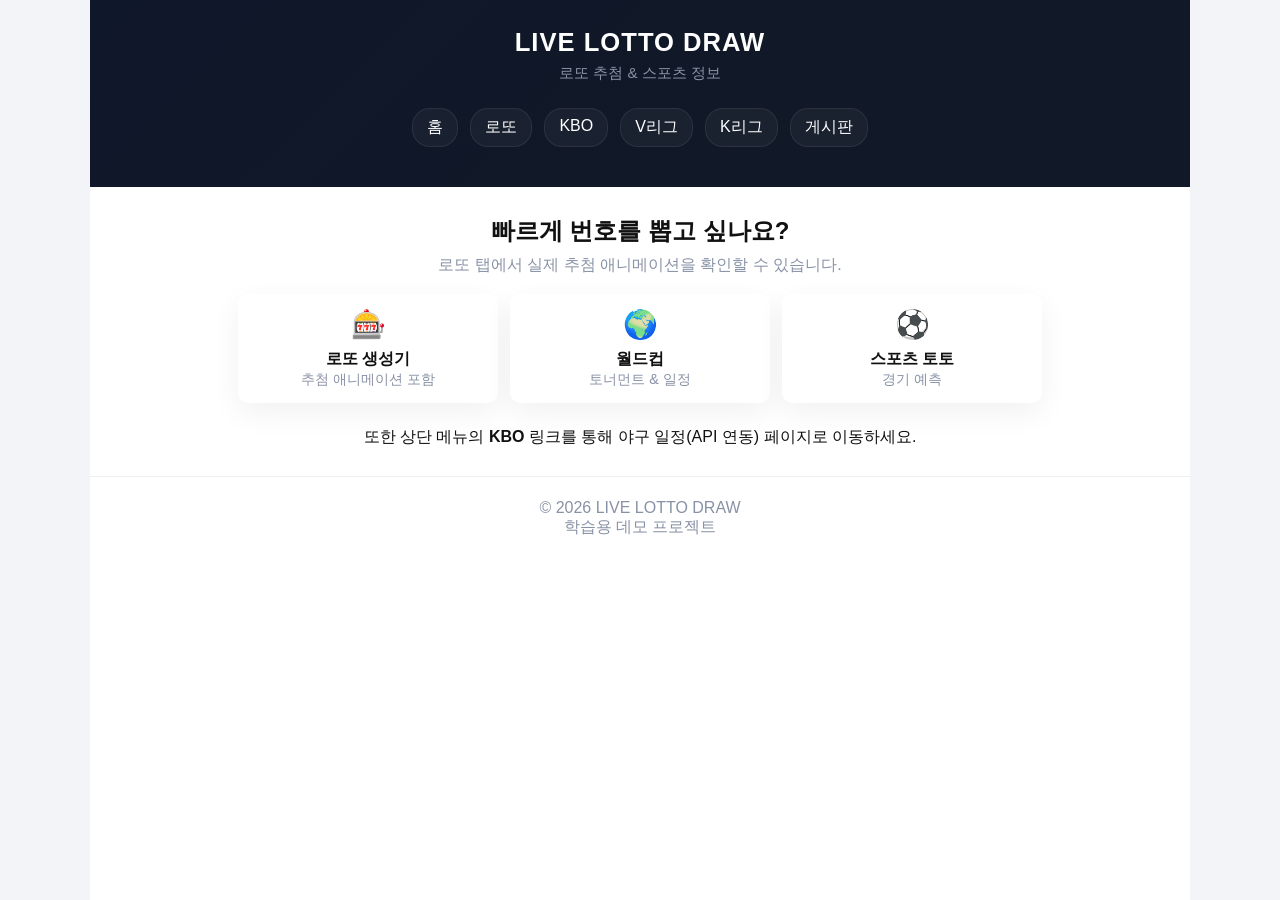
<file: frontend/index.html>
<!DOCTYPE html>
<html lang="ko">
<head>
    <meta charset="UTF-8">
    <meta name="viewport" content="width=device-width, initial-scale=1.0">
    <title>LIVE LOTTO DRAW</title>
    <link rel="stylesheet" href="css/style.css">
    <meta name="description" content="실시간 로또 추첨기와 스포츠 정보를 제공하는 간단한 데모 사이트입니다.">
</head>
<body>
    <div class="container">
        <header class="site-hero">
            <div class="hero-inner">
                <div class="brand">
                    <h1>LIVE LOTTO DRAW</h1>
                    <p class="tag">로또 추첨 & 스포츠 정보</p>
                </div>
            </div>
            <nav class="menu">
                <a href="/">홈</a>
                <a href="/lotto">로또</a>
                <a href="/kbo">KBO</a>
                <a href="/vleague">V리그</a>
                <a href="/kleague">K리그</a>
                <a href="/board">게시판</a>
            </nav>
        </header>

        <main>
            <section style="max-width:1100px; margin:28px auto; text-align:center;">
                <h2>빠르게 번호를 뽑고 싶나요?</h2>
                <p style="color:var(--muted); margin:8px 0 18px;">로또 탭에서 실제 추첨 애니메이션을 확인할 수 있습니다.</p>
                <div style="display:flex; gap:12px; justify-content:center; flex-wrap:wrap; margin-bottom:24px;">
                    <a class="category-card" href="/lotto">
                        <div class="icon">🎰</div>
                        <div class="title">로또 생성기</div>
                        <div class="muted">추첨 애니메이션 포함</div>
                    </a>
                    <a class="category-card" href="/world-cup">
                        <div class="icon">🌍</div>
                        <div class="title">월드컵</div>
                        <div class="muted">토너먼트 & 일정</div>
                    </a>
                    <a class="category-card" href="/toto">
                        <div class="icon">⚽</div>
                        <div class="title">스포츠 토토</div>
                        <div class="muted">경기 예측</div>
                    </a>
                </div>

                <p style="margin-top:12px;">또한 상단 메뉴의 <strong>KBO</strong> 링크를 통해 야구 일정(API 연동) 페이지로 이동하세요.</p>
            </section>
        </main>

        <footer class="site-footer">
            <div>© 2026 LIVE LOTTO DRAW</div>
            <div class="small">학습용 데모 프로젝트</div>
        </footer>
    </div>

</body>
</html>
</file>
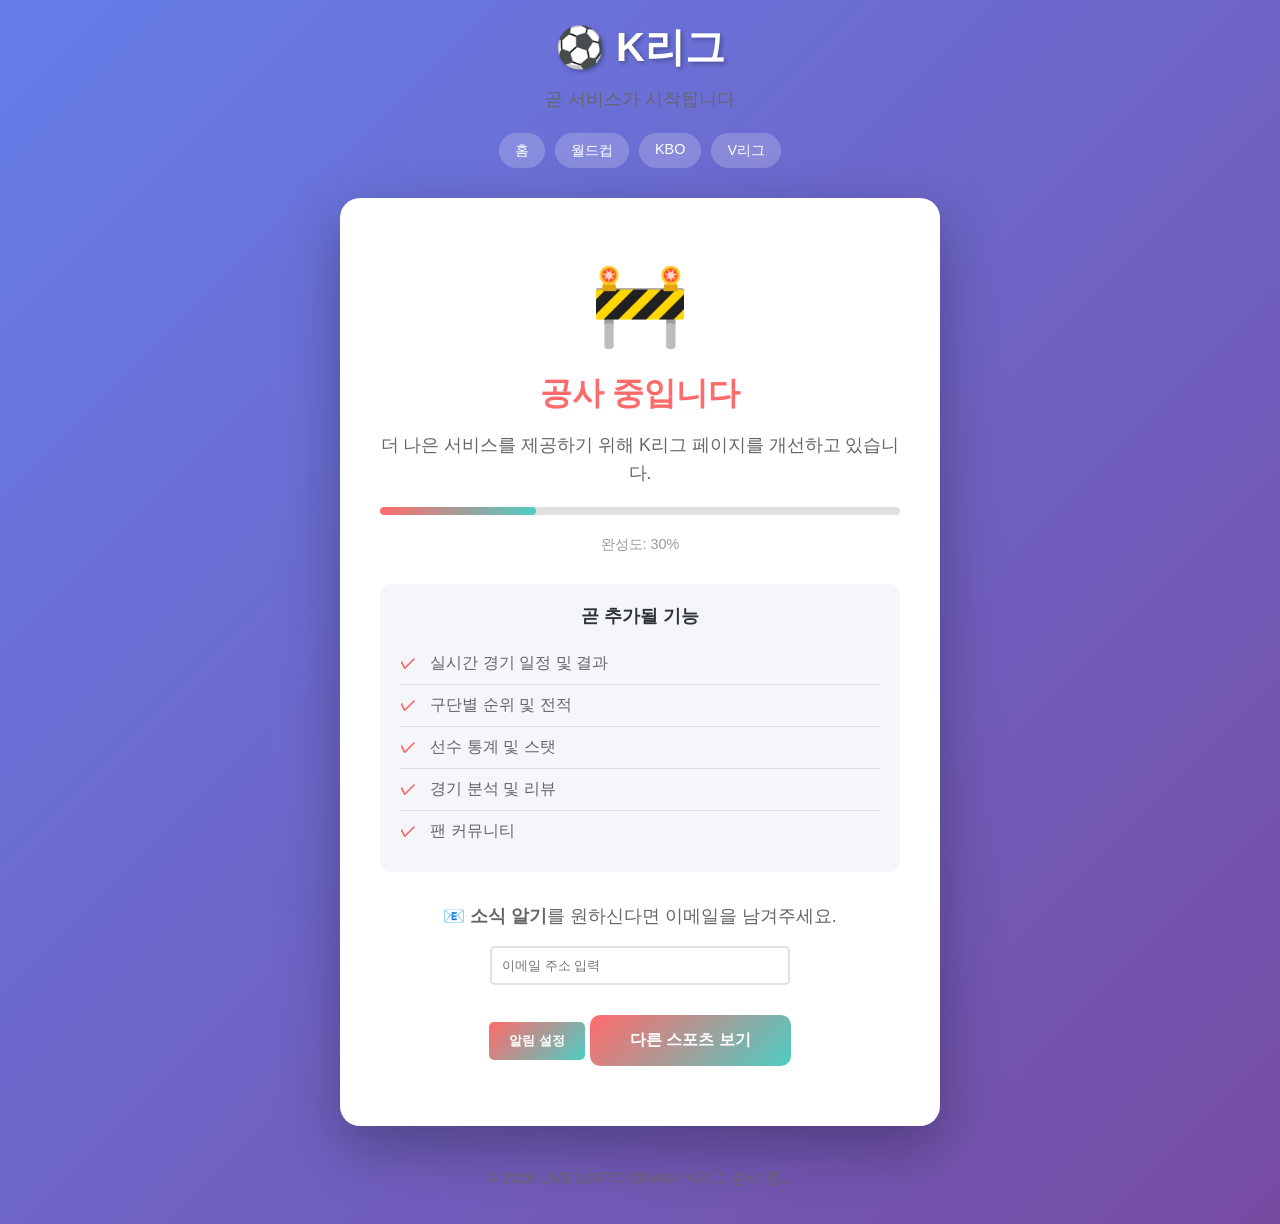
<file: frontend/kleague.html>
<!DOCTYPE html>
<html lang="ko">
<head>
    <meta charset="UTF-8">
    <meta name="viewport" content="width=device-width, initial-scale=1.0">
    <title>K리그 - LIVE LOTTO DRAW</title>
    <style>
        :root {
            --primary: #FF6B6B;
            --secondary: #4ECDC4;
            --dark: #2D3436;
            --light: #F5F6FA;
            --white: #FFFFFF;
        }

        * {
            margin: 0;
            padding: 0;
            box-sizing: border-box;
        }

        body {
            font-family: 'Segoe UI', Tahoma, Geneva, Verdana, sans-serif;
            background: linear-gradient(135deg, #667eea 0%, #764ba2 100%);
            min-height: 100vh;
            display: flex;
            align-items: center;
            justify-content: center;
            padding: 20px;
        }

        .container {
            width: 100%;
            max-width: 600px;
            text-align: center;
        }

        header {
            color: white;
            margin-bottom: 30px;
        }

        header h1 {
            font-size: 2.5em;
            margin-bottom: 10px;
            text-shadow: 2px 2px 4px rgba(0, 0, 0, 0.3);
        }

        header p {
            font-size: 1.1em;
            opacity: 0.9;
            margin-bottom: 20px;
        }

        nav.menu {
            display: flex;
            justify-content: center;
            gap: 10px;
            margin-bottom: 20px;
            flex-wrap: wrap;
        }

        nav.menu a {
            background: rgba(255, 255, 255, 0.2);
            color: white;
            padding: 8px 16px;
            border-radius: 20px;
            text-decoration: none;
            font-size: 0.9em;
            transition: all 0.3s;
            font-weight: 500;
        }

        nav.menu a:hover {
            background: rgba(255, 255, 255, 0.3);
            transform: translateY(-2px);
        }

        main {
            background: white;
            border-radius: 20px;
            padding: 60px 40px;
            box-shadow: 0 20px 60px rgba(0, 0, 0, 0.3);
        }

        .construction-icon {
            font-size: 5em;
            margin-bottom: 20px;
            animation: bounce 2s infinite;
        }

        @keyframes bounce {
            0%, 100% {
                transform: translateY(0);
            }
            50% {
                transform: translateY(-20px);
            }
        }

        h2 {
            color: var(--primary);
            font-size: 2em;
            margin-bottom: 15px;
        }

        p {
            color: #666;
            font-size: 1.1em;
            margin-bottom: 15px;
            line-height: 1.6;
        }

        .feature-list {
            background: var(--light);
            padding: 20px;
            border-radius: 10px;
            margin: 30px 0;
            text-align: left;
        }

        .feature-list h3 {
            color: var(--dark);
            margin-bottom: 15px;
            text-align: center;
            font-size: 1.1em;
        }

        .feature-list ul {
            list-style: none;
            padding: 0;
        }

        .feature-list li {
            padding: 10px 0;
            color: #666;
            border-bottom: 1px solid #ddd;
        }

        .feature-list li:last-child {
            border-bottom: none;
        }

        .feature-list li::before {
            content: "✓ ";
            color: var(--primary);
            font-weight: bold;
            margin-right: 10px;
        }

        .progress-bar {
            background: #e0e0e0;
            height: 8px;
            border-radius: 10px;
            margin: 20px 0;
            overflow: hidden;
        }

        .progress-fill {
            background: linear-gradient(90deg, var(--primary), var(--secondary));
            height: 100%;
            width: 30%;
            border-radius: 10px;
        }

        .progress-text {
            color: #999;
            font-size: 0.9em;
            margin-bottom: 20px;
        }

        .cta-button {
            display: inline-block;
            background: linear-gradient(135deg, var(--primary), var(--secondary));
            color: white;
            padding: 15px 40px;
            border-radius: 10px;
            text-decoration: none;
            font-weight: 600;
            transition: all 0.3s;
            margin-top: 20px;
        }

        .cta-button:hover {
            transform: translateY(-3px);
            box-shadow: 0 10px 25px rgba(0, 0, 0, 0.2);
        }

        footer {
            text-align: center;
            margin-top: 40px;
            color: white;
            font-size: 0.85em;
        }

        @media (max-width: 600px) {
            main {
                padding: 40px 20px;
            }

            header h1 {
                font-size: 1.8em;
            }

            .construction-icon {
                font-size: 3.5em;
            }

            h2 {
                font-size: 1.5em;
            }
        }
    </style>
</head>
<body>
    <div class="container">
        <header>
            <h1>⚽ K리그</h1>
            <p>곧 서비스가 시작됩니다</p>
            <nav class="menu">
                <a href="/">홈</a>
                <a href="/world-cup">월드컵</a>
                <a href="/kbo">KBO</a>
                <a href="/vleague">V리그</a>
            </nav>
        </header>

        <main>
            <div class="construction-icon">🚧</div>
            <h2>공사 중입니다</h2>
            <p>더 나은 서비스를 제공하기 위해 K리그 페이지를 개선하고 있습니다.</p>

            <div class="progress-bar">
                <div class="progress-fill"></div>
            </div>
            <div class="progress-text">완성도: 30%</div>

            <div class="feature-list">
                <h3>곧 추가될 기능</h3>
                <ul>
                    <li>실시간 경기 일정 및 결과</li>
                    <li>구단별 순위 및 전적</li>
                    <li>선수 통계 및 스탯</li>
                    <li>경기 분석 및 리뷰</li>
                    <li>팬 커뮤니티</li>
                </ul>
            </div>

            <p>📧 <strong>소식 알기</strong>를 원하신다면 이메일을 남겨주세요.</p>
            <input type="email" placeholder="이메일 주소 입력" style="padding: 10px; border: 2px solid #e0e0e0; border-radius: 5px; width: 100%; max-width: 300px; margin-bottom: 10px;">
            <br>
            <button style="background: linear-gradient(135deg, #FF6B6B, #4ECDC4); color: white; border: none; padding: 10px 20px; border-radius: 5px; cursor: pointer; font-weight: 600;">알림 설정</button>

            <a href="/kbo" class="cta-button">다른 스포츠 보기</a>
        </main>

        <footer>
            <p>© 2026 LIVE LOTTO DRAW | K리그 준비 중...</p>
        </footer>
    </div>
</body>
</html>
</file>
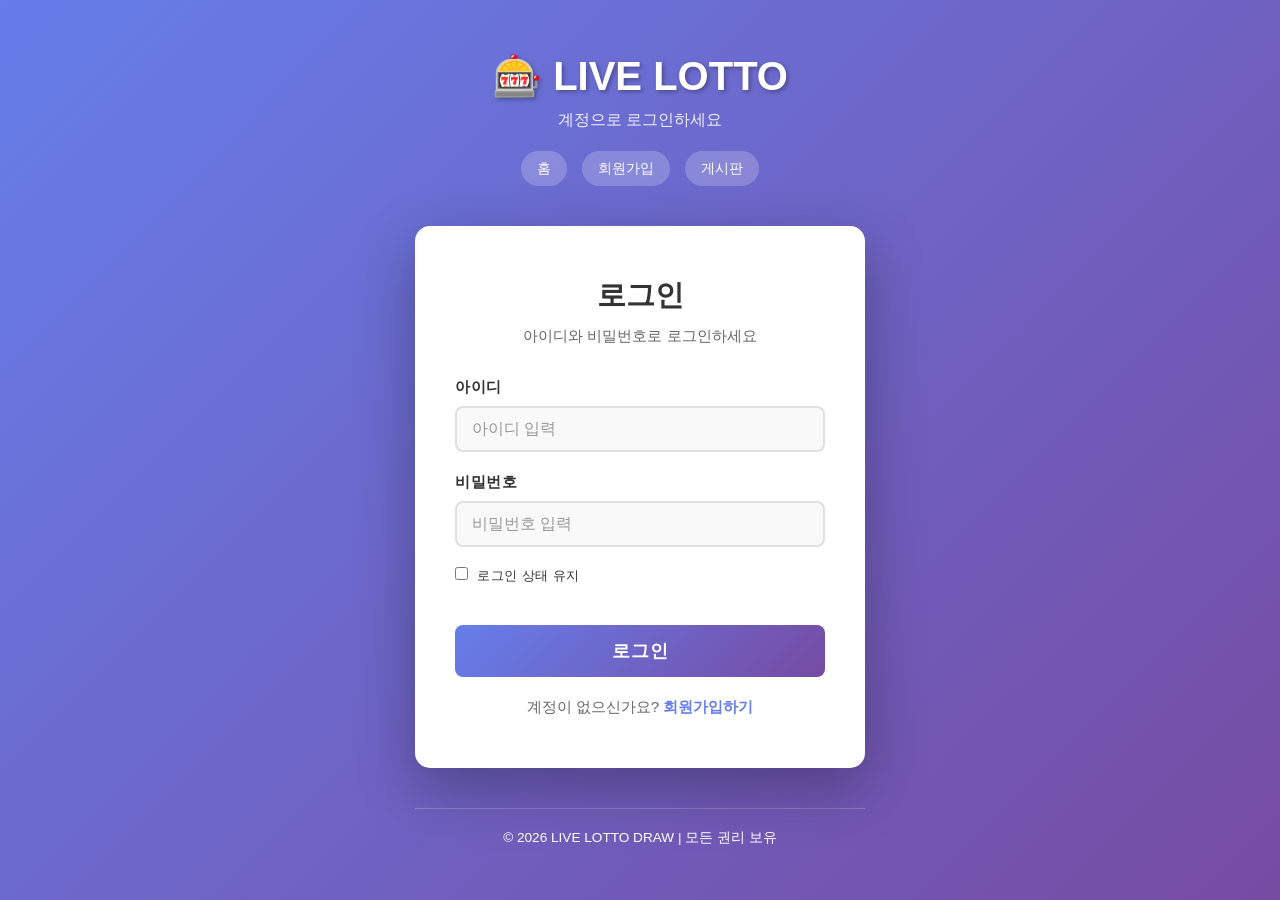
<file: frontend/login.html>
<!DOCTYPE html>
<html lang="ko">
<head>
    <meta charset="UTF-8">
    <meta name="viewport" content="width=device-width, initial-scale=1.0">
    <title>로그인 - LIVE LOTTO DRAW</title>
    <style>
        * {
            margin: 0;
            padding: 0;
            box-sizing: border-box;
        }

        body {
            font-family: 'Segoe UI', Tahoma, Geneva, Verdana, sans-serif;
            background: linear-gradient(135deg, #667eea 0%, #764ba2 100%);
            min-height: 100vh;
            display: flex;
            align-items: center;
            justify-content: center;
            padding: 20px;
        }

        .container {
            width: 100%;
            max-width: 450px;
        }

        header {
            text-align: center;
            margin-bottom: 40px;
            color: white;
        }

        header h1 {
            font-size: 2.5em;
            margin-bottom: 10px;
            text-shadow: 2px 2px 4px rgba(0, 0, 0, 0.3);
        }

        header p {
            font-size: 1em;
            opacity: 0.9;
            margin-bottom: 20px;
        }

        nav.menu {
            display: flex;
            justify-content: center;
            gap: 15px;
            margin-bottom: 30px;
            flex-wrap: wrap;
        }

        nav.menu a {
            background: rgba(255, 255, 255, 0.2);
            color: white;
            padding: 8px 16px;
            border-radius: 20px;
            text-decoration: none;
            font-size: 0.9em;
            transition: all 0.3s;
            font-weight: 500;
        }

        nav.menu a:hover {
            background: rgba(255, 255, 255, 0.3);
            transform: translateY(-2px);
        }

        main {
            display: flex;
            justify-content: center;
            align-items: center;
        }

        .auth-container {
            background: white;
            border-radius: 15px;
            padding: 50px 40px;
            box-shadow: 0 20px 60px rgba(0, 0, 0, 0.3);
            width: 100%;
        }

        .auth-container h2 {
            text-align: center;
            color: #333;
            margin-bottom: 10px;
            font-size: 1.8em;
        }

        .auth-container > p {
            text-align: center;
            color: #666;
            margin-bottom: 30px;
            font-size: 0.95em;
        }

        form {
            display: flex;
            flex-direction: column;
            gap: 20px;
        }

        .form-group {
            display: flex;
            flex-direction: column;
            gap: 8px;
        }

        label {
            color: #333;
            font-weight: 600;
            font-size: 0.95em;
            text-transform: uppercase;
            letter-spacing: 0.5px;
        }

        input[type="text"],
        input[type="password"] {
            padding: 12px 15px;
            border: 2px solid #e0e0e0;
            border-radius: 8px;
            font-size: 1em;
            transition: all 0.3s;
            background: #f9f9f9;
        }

        input[type="text"]:focus,
        input[type="password"]:focus {
            outline: none;
            border-color: #667eea;
            background: white;
            box-shadow: 0 0 0 3px rgba(102, 126, 234, 0.1);
        }

        input::placeholder {
            color: #999;
        }

        .remember-forgot {
            display: flex;
            justify-content: space-between;
            align-items: center;
            font-size: 0.9em;
            margin-bottom: 10px;
        }

        .remember-forgot a {
            color: #667eea;
            text-decoration: none;
            transition: all 0.3s;
        }

        .remember-forgot a:hover {
            text-decoration: underline;
        }

        button[type="submit"] {
            padding: 14px;
            background: linear-gradient(135deg, #667eea 0%, #764ba2 100%);
            color: white;
            border: none;
            border-radius: 8px;
            font-size: 1.1em;
            font-weight: 600;
            cursor: pointer;
            transition: all 0.3s;
            text-transform: uppercase;
            letter-spacing: 1px;
            margin-top: 10px;
        }

        button[type="submit"]:hover {
            transform: translateY(-2px);
            box-shadow: 0 10px 25px rgba(102, 126, 234, 0.4);
        }

        button[type="submit"]:active {
            transform: translateY(0);
        }

        .message {
            padding: 12px;
            border-radius: 8px;
            text-align: center;
            font-weight: 500;
            margin-top: 10px;
        }

        .message.error {
            background: #ffe0e0;
            color: #d32f2f;
            border-left: 4px solid #d32f2f;
        }

        .message.success {
            background: #e0f2e0;
            color: #1b5e20;
            border-left: 4px solid #1b5e20;
        }

        .auth-link {
            text-align: center;
            margin-top: 20px;
            color: #666;
            font-size: 0.95em;
        }

        .auth-link a {
            color: #667eea;
            text-decoration: none;
            font-weight: 600;
            transition: all 0.3s;
        }

        .auth-link a:hover {
            text-decoration: underline;
            color: #764ba2;
        }

        footer {
            text-align: center;
            margin-top: 40px;
            padding-top: 20px;
            border-top: 1px solid rgba(255, 255, 255, 0.2);
            color: white;
            font-size: 0.85em;
        }

        .loading {
            display: none;
            text-align: center;
            color: #667eea;
            margin-top: 10px;
        }

        .spinner {
            display: inline-block;
            width: 20px;
            height: 20px;
            border: 3px solid rgba(102, 126, 234, 0.3);
            border-top-color: #667eea;
            border-radius: 50%;
            animation: spin 1s linear infinite;
        }

        @keyframes spin {
            to { transform: rotate(360deg); }
        }

        @media (max-width: 480px) {
            .auth-container {
                padding: 30px 20px;
            }

            header h1 {
                font-size: 2em;
            }

            button[type="submit"] {
                font-size: 1em;
            }
        }
    </style>
</head>
<body>
    <div class="container">
        <header>
            <h1>🎰 LIVE LOTTO</h1>
            <p>계정으로 로그인하세요</p>
            <nav class="menu">
                <a href="/">홈</a>
                <a href="/signup">회원가입</a>
                <a href="/board">게시판</a>
            </nav>
        </header>

        <main>
            <section class="auth-container">
                <h2>로그인</h2>
                <p>아이디와 비밀번호로 로그인하세요</p>

                <form id="loginForm">
                    <div class="form-group">
                        <label for="username">아이디</label>
                        <input type="text" id="username" placeholder="아이디 입력" required>
                    </div>

                    <div class="form-group">
                        <label for="password">비밀번호</label>
                        <input type="password" id="password" placeholder="비밀번호 입력" required>
                    </div>

                    <div class="remember-forgot">
                        <label style="text-transform: none; font-weight: 400; font-size: 0.9em;">
                            <input type="checkbox" style="width: auto; margin-right: 5px;">
                            로그인 상태 유지
                        </label>
                    </div>

                    <button type="submit">로그인</button>
                    
                    <div id="message" class="message" style="display: none;"></div>
                    <div class="loading" id="loading">
                        <div class="spinner"></div>
                        <p>로그인 중...</p>
                    </div>
                </form>

                <div class="auth-link">
                    계정이 없으신가요? <a href="/signup">회원가입하기</a>
                </div>
            </section>
        </main>

        <footer>
            <p>© 2026 LIVE LOTTO DRAW | 모든 권리 보유</p>
        </footer>
    </div>

    <script>
        const form = document.getElementById('loginForm');
        const messageDiv = document.getElementById('message');
        const loadingDiv = document.getElementById('loading');

        form.addEventListener('submit', async (e) => {
            e.preventDefault();

            const username = document.getElementById('username').value.trim();
            const password = document.getElementById('password').value;

            if (!username || !password) {
                showMessage('아이디와 비밀번호를 입력하세요.', 'error');
                return;
            }

            loadingDiv.style.display = 'block';
            messageDiv.style.display = 'none';

            try {
                const response = await fetch('/api/login', {
                    method: 'POST',
                    headers: {
                        'Content-Type': 'application/json',
                    },
                    body: JSON.stringify({
                        username: username,
                        password: password
                    })
                });

                const data = await response.json();

                if (response.ok) {
                    showMessage('✓ 로그인 성공! 페이지를 이동합니다...', 'success');
                    setTimeout(() => {
                        window.location.href = '/';
                    }, 1500);
                } else {
                    showMessage(data.error || '로그인에 실패했습니다.', 'error');
                }
            } catch (error) {
                showMessage('서버 연결에 실패했습니다.', 'error');
                console.error('Error:', error);
            } finally {
                loadingDiv.style.display = 'none';
            }
        });

        function showMessage(text, type) {
            messageDiv.textContent = text;
            messageDiv.className = `message ${type}`;
            messageDiv.style.display = 'block';
        }
    </script>
</body>
</html>
</file>
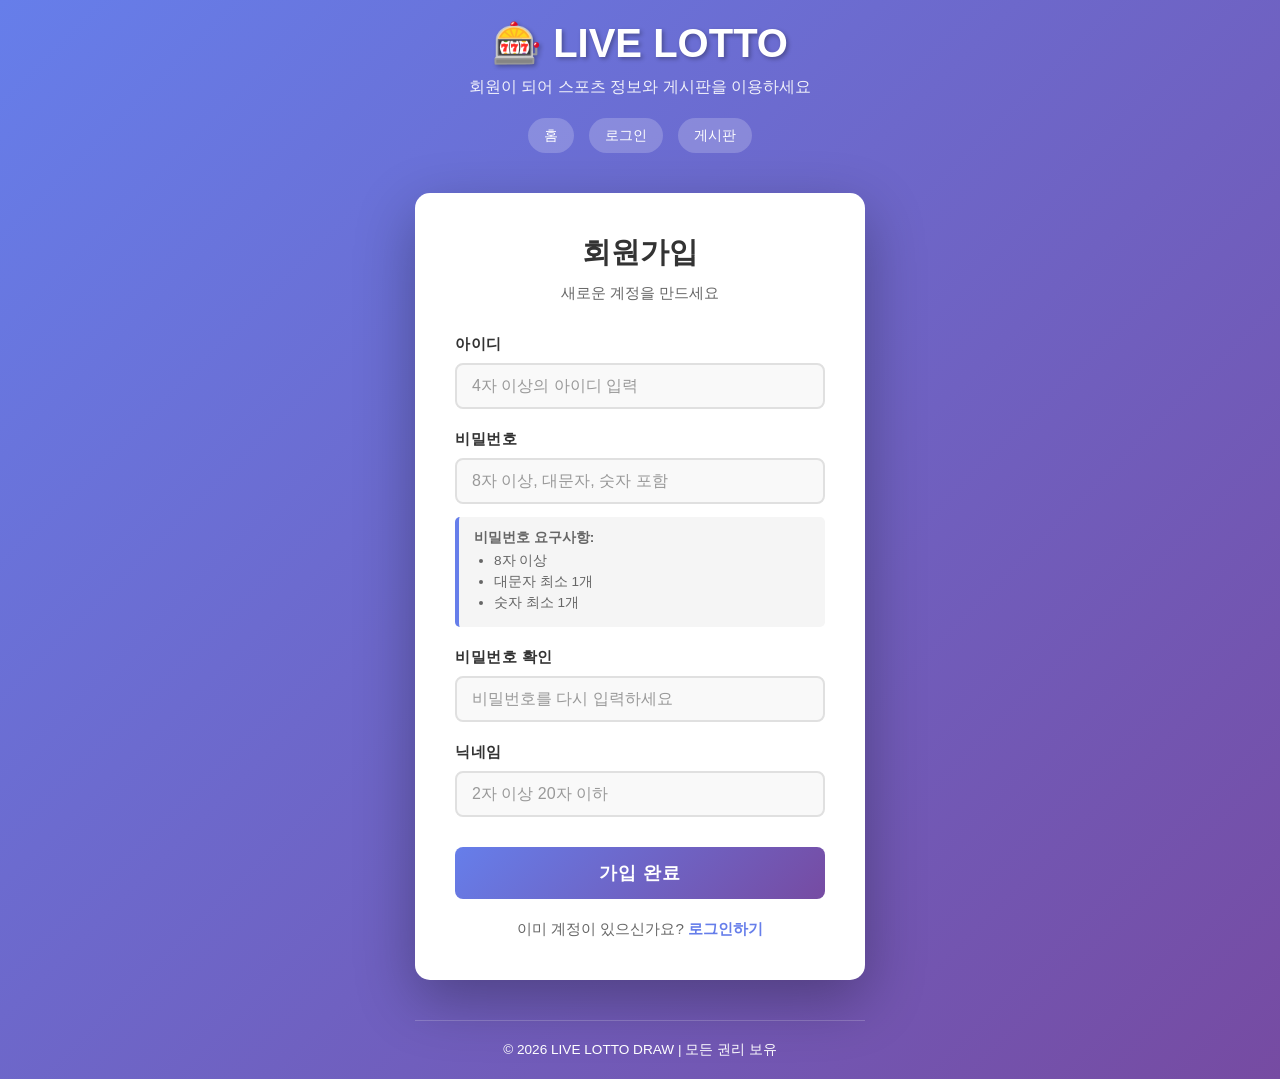
<file: frontend/signup.html>
<!DOCTYPE html>
<html lang="ko">
<head>
    <meta charset="UTF-8">
    <meta name="viewport" content="width=device-width, initial-scale=1.0">
    <title>회원가입 - LIVE LOTTO DRAW</title>
    <style>
        * {
            margin: 0;
            padding: 0;
            box-sizing: border-box;
        }

        body {
            font-family: 'Segoe UI', Tahoma, Geneva, Verdana, sans-serif;
            background: linear-gradient(135deg, #667eea 0%, #764ba2 100%);
            min-height: 100vh;
            display: flex;
            align-items: center;
            justify-content: center;
            padding: 20px;
        }

        .container {
            width: 100%;
            max-width: 450px;
        }

        header {
            text-align: center;
            margin-bottom: 40px;
            color: white;
        }

        header h1 {
            font-size: 2.5em;
            margin-bottom: 10px;
            text-shadow: 2px 2px 4px rgba(0, 0, 0, 0.3);
        }

        header p {
            font-size: 1em;
            opacity: 0.9;
            margin-bottom: 20px;
        }

        nav.menu {
            display: flex;
            justify-content: center;
            gap: 15px;
            margin-bottom: 30px;
            flex-wrap: wrap;
        }

        nav.menu a {
            background: rgba(255, 255, 255, 0.2);
            color: white;
            padding: 8px 16px;
            border-radius: 20px;
            text-decoration: none;
            font-size: 0.9em;
            transition: all 0.3s;
            font-weight: 500;
        }

        nav.menu a:hover {
            background: rgba(255, 255, 255, 0.3);
            transform: translateY(-2px);
        }

        main {
            display: flex;
            justify-content: center;
            align-items: center;
        }

        .auth-container {
            background: white;
            border-radius: 15px;
            padding: 40px;
            box-shadow: 0 20px 60px rgba(0, 0, 0, 0.3);
            width: 100%;
        }

        .auth-container h2 {
            text-align: center;
            color: #333;
            margin-bottom: 10px;
            font-size: 1.8em;
        }

        .auth-container > p {
            text-align: center;
            color: #666;
            margin-bottom: 30px;
            font-size: 0.95em;
        }

        form {
            display: flex;
            flex-direction: column;
            gap: 20px;
        }

        .form-group {
            display: flex;
            flex-direction: column;
            gap: 8px;
        }

        label {
            color: #333;
            font-weight: 600;
            font-size: 0.95em;
            text-transform: uppercase;
            letter-spacing: 0.5px;
        }

        input[type="text"],
        input[type="password"],
        input[type="email"] {
            padding: 12px 15px;
            border: 2px solid #e0e0e0;
            border-radius: 8px;
            font-size: 1em;
            transition: all 0.3s;
            background: #f9f9f9;
        }

        input[type="text"]:focus,
        input[type="password"]:focus,
        input[type="email"]:focus {
            outline: none;
            border-color: #667eea;
            background: white;
            box-shadow: 0 0 0 3px rgba(102, 126, 234, 0.1);
        }

        input::placeholder {
            color: #999;
        }

        .password-requirements {
            background: #f5f5f5;
            border-left: 4px solid #667eea;
            padding: 12px 15px;
            border-radius: 5px;
            font-size: 0.85em;
            color: #666;
            margin-top: 5px;
        }

        .password-requirements ul {
            margin: 5px 0 0 20px;
            list-style-type: disc;
        }

        .password-requirements li {
            margin: 3px 0;
        }

        button[type="submit"] {
            padding: 14px;
            background: linear-gradient(135deg, #667eea 0%, #764ba2 100%);
            color: white;
            border: none;
            border-radius: 8px;
            font-size: 1.1em;
            font-weight: 600;
            cursor: pointer;
            transition: all 0.3s;
            text-transform: uppercase;
            letter-spacing: 1px;
            margin-top: 10px;
        }

        button[type="submit"]:hover {
            transform: translateY(-2px);
            box-shadow: 0 10px 25px rgba(102, 126, 234, 0.4);
        }

        button[type="submit"]:active {
            transform: translateY(0);
        }

        .message {
            padding: 12px;
            border-radius: 8px;
            text-align: center;
            font-weight: 500;
            margin-top: 10px;
        }

        .message.error {
            background: #ffe0e0;
            color: #d32f2f;
            border-left: 4px solid #d32f2f;
        }

        .message.success {
            background: #e0f2e0;
            color: #1b5e20;
            border-left: 4px solid #1b5e20;
        }

        .auth-link {
            text-align: center;
            margin-top: 20px;
            color: #666;
            font-size: 0.95em;
        }

        .auth-link a {
            color: #667eea;
            text-decoration: none;
            font-weight: 600;
            transition: all 0.3s;
        }

        .auth-link a:hover {
            text-decoration: underline;
            color: #764ba2;
        }

        footer {
            text-align: center;
            margin-top: 40px;
            padding-top: 20px;
            border-top: 1px solid rgba(255, 255, 255, 0.2);
            color: white;
            font-size: 0.85em;
        }

        .loading {
            display: none;
            text-align: center;
            color: #667eea;
            margin-top: 10px;
        }

        .spinner {
            display: inline-block;
            width: 20px;
            height: 20px;
            border: 3px solid rgba(102, 126, 234, 0.3);
            border-top-color: #667eea;
            border-radius: 50%;
            animation: spin 1s linear infinite;
        }

        @keyframes spin {
            to { transform: rotate(360deg); }
        }

        @media (max-width: 480px) {
            .auth-container {
                padding: 30px 20px;
            }

            header h1 {
                font-size: 2em;
            }

            button[type="submit"] {
                font-size: 1em;
            }
        }
    </style>
</head>
<body>
    <div class="container">
        <header>
            <h1>🎰 LIVE LOTTO</h1>
            <p>회원이 되어 스포츠 정보와 게시판을 이용하세요</p>
            <nav class="menu">
                <a href="/">홈</a>
                <a href="/login">로그인</a>
                <a href="/board">게시판</a>
            </nav>
        </header>

        <main>
            <section class="auth-container">
                <h2>회원가입</h2>
                <p>새로운 계정을 만드세요</p>

                <form id="signupForm">
                    <div class="form-group">
                        <label for="username">아이디</label>
                        <input type="text" id="username" placeholder="4자 이상의 아이디 입력" required>
                    </div>

                    <div class="form-group">
                        <label for="password">비밀번호</label>
                        <input type="password" id="password" placeholder="8자 이상, 대문자, 숫자 포함" required>
                        <div class="password-requirements">
                            <strong>비밀번호 요구사항:</strong>
                            <ul>
                                <li>8자 이상</li>
                                <li>대문자 최소 1개</li>
                                <li>숫자 최소 1개</li>
                            </ul>
                        </div>
                    </div>

                    <div class="form-group">
                        <label for="confirmPassword">비밀번호 확인</label>
                        <input type="password" id="confirmPassword" placeholder="비밀번호를 다시 입력하세요" required>
                    </div>

                    <div class="form-group">
                        <label for="nickname">닉네임</label>
                        <input type="text" id="nickname" placeholder="2자 이상 20자 이하" required>
                    </div>

                    <button type="submit">가입 완료</button>
                    
                    <div id="message" class="message" style="display: none;"></div>
                    <div class="loading" id="loading">
                        <div class="spinner"></div>
                        <p>가입 중...</p>
                    </div>
                </form>

                <div class="auth-link">
                    이미 계정이 있으신가요? <a href="/login">로그인하기</a>
                </div>
            </section>
        </main>

        <footer>
            <p>© 2026 LIVE LOTTO DRAW | 모든 권리 보유</p>
        </footer>
    </div>

    <script>
        const form = document.getElementById('signupForm');
        const messageDiv = document.getElementById('message');
        const loadingDiv = document.getElementById('loading');

        form.addEventListener('submit', async (e) => {
            e.preventDefault();

            const username = document.getElementById('username').value.trim();
            const password = document.getElementById('password').value;
            const confirmPassword = document.getElementById('confirmPassword').value;
            const nickname = document.getElementById('nickname').value.trim();

            // 유효성 검사
            if (username.length < 4) {
                showMessage('아이디는 4자 이상이어야 합니다.', 'error');
                return;
            }

            if (password.length < 8) {
                showMessage('비밀번호는 8자 이상이어야 합니다.', 'error');
                return;
            }

            if (!/[A-Z]/.test(password)) {
                showMessage('비밀번호에 대문자가 포함되어야 합니다.', 'error');
                return;
            }

            if (!/[0-9]/.test(password)) {
                showMessage('비밀번호에 숫자가 포함되어야 합니다.', 'error');
                return;
            }

            if (password !== confirmPassword) {
                showMessage('비밀번호가 일치하지 않습니다.', 'error');
                return;
            }

            if (nickname.length < 2 || nickname.length > 20) {
                showMessage('닉네임은 2자 이상 20자 이하여야 합니다.', 'error');
                return;
            }

            // 서버로 가입 요청
            loadingDiv.style.display = 'block';
            messageDiv.style.display = 'none';

            try {
                const response = await fetch('/api/signup', {
                    method: 'POST',
                    headers: {
                        'Content-Type': 'application/json',
                    },
                    body: JSON.stringify({
                        username: username,
                        password: password,
                        nickname: nickname
                    })
                });

                const data = await response.json();

                if (response.ok) {
                    showMessage('✓ 회원가입 완료! 로그인 페이지로 이동합니다...', 'success');
                    setTimeout(() => {
                        window.location.href = '/login';
                    }, 2000);
                } else {
                    showMessage(data.error || '회원가입에 실패했습니다.', 'error');
                }
            } catch (error) {
                showMessage('서버 연결에 실패했습니다.', 'error');
                console.error('Error:', error);
            } finally {
                loadingDiv.style.display = 'none';
            }
        });

        function showMessage(text, type) {
            messageDiv.textContent = text;
            messageDiv.className = `message ${type}`;
            messageDiv.style.display = 'block';
        }
    </script>
</body>
</html>
</file>
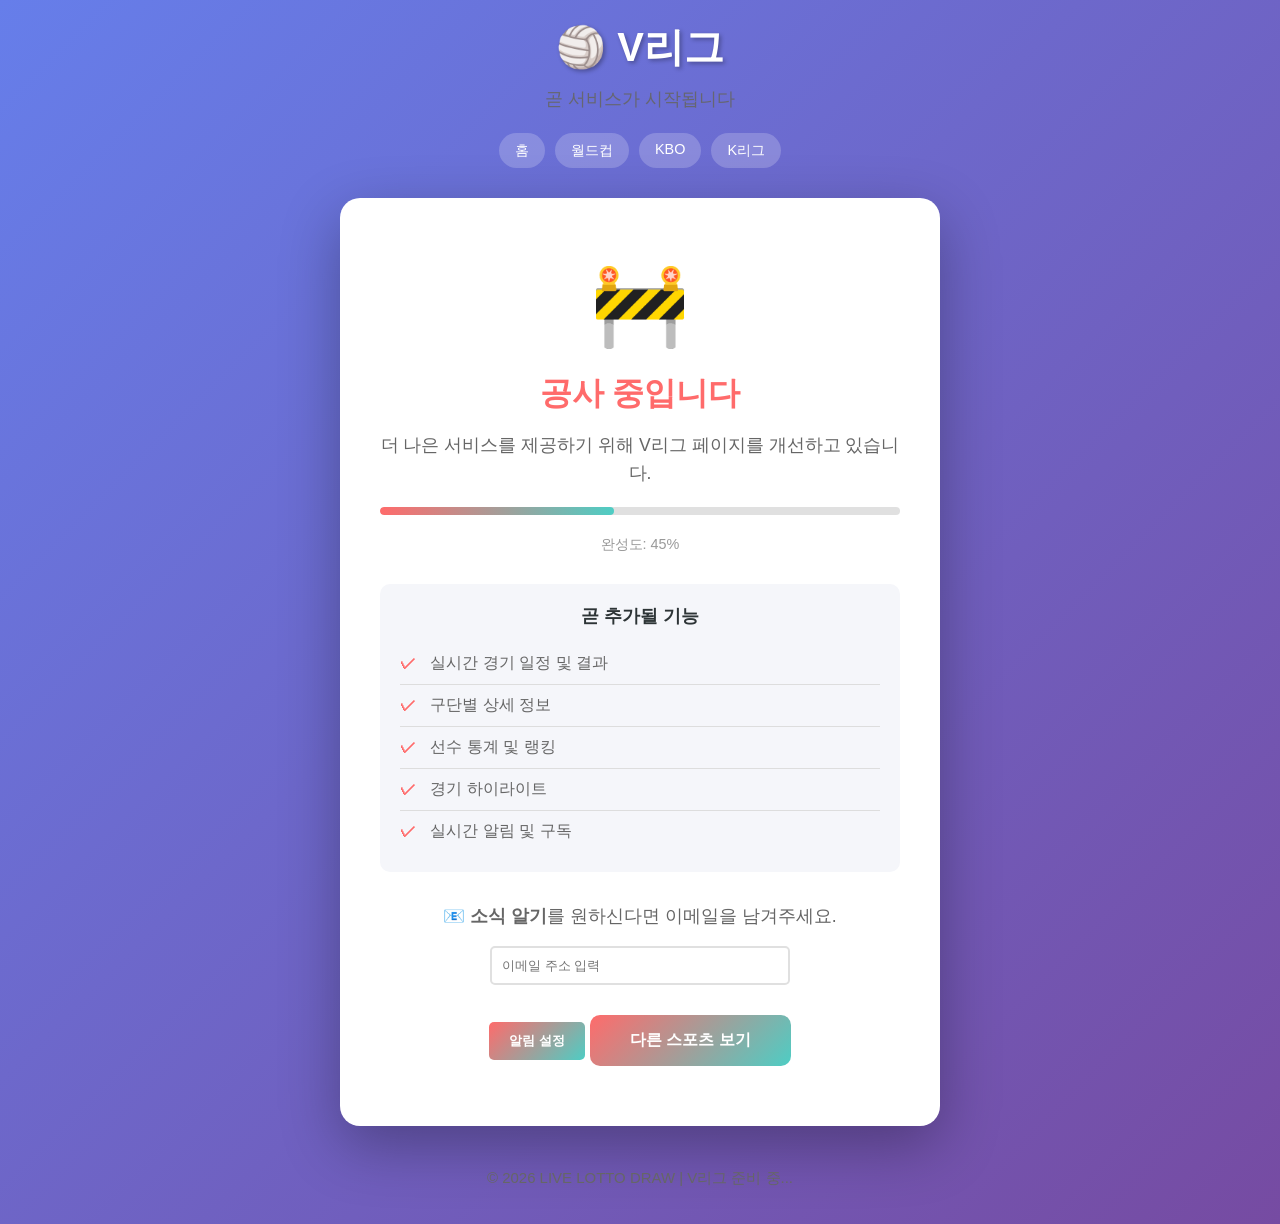
<file: frontend/vleague.html>
<!DOCTYPE html>
<html lang="ko">
<head>
    <meta charset="UTF-8">
    <meta name="viewport" content="width=device-width, initial-scale=1.0">
    <title>V리그 - LIVE LOTTO DRAW</title>
    <style>
        :root {
            --primary: #FF6B6B;
            --secondary: #4ECDC4;
            --dark: #2D3436;
            --light: #F5F6FA;
            --white: #FFFFFF;
        }

        * {
            margin: 0;
            padding: 0;
            box-sizing: border-box;
        }

        body {
            font-family: 'Segoe UI', Tahoma, Geneva, Verdana, sans-serif;
            background: linear-gradient(135deg, #667eea 0%, #764ba2 100%);
            min-height: 100vh;
            display: flex;
            align-items: center;
            justify-content: center;
            padding: 20px;
        }

        .container {
            width: 100%;
            max-width: 600px;
            text-align: center;
        }

        header {
            color: white;
            margin-bottom: 30px;
        }

        header h1 {
            font-size: 2.5em;
            margin-bottom: 10px;
            text-shadow: 2px 2px 4px rgba(0, 0, 0, 0.3);
        }

        header p {
            font-size: 1.1em;
            opacity: 0.9;
            margin-bottom: 20px;
        }

        nav.menu {
            display: flex;
            justify-content: center;
            gap: 10px;
            margin-bottom: 20px;
            flex-wrap: wrap;
        }

        nav.menu a {
            background: rgba(255, 255, 255, 0.2);
            color: white;
            padding: 8px 16px;
            border-radius: 20px;
            text-decoration: none;
            font-size: 0.9em;
            transition: all 0.3s;
            font-weight: 500;
        }

        nav.menu a:hover {
            background: rgba(255, 255, 255, 0.3);
            transform: translateY(-2px);
        }

        main {
            background: white;
            border-radius: 20px;
            padding: 60px 40px;
            box-shadow: 0 20px 60px rgba(0, 0, 0, 0.3);
        }

        .construction-icon {
            font-size: 5em;
            margin-bottom: 20px;
            animation: bounce 2s infinite;
        }

        @keyframes bounce {
            0%, 100% {
                transform: translateY(0);
            }
            50% {
                transform: translateY(-20px);
            }
        }

        h2 {
            color: var(--primary);
            font-size: 2em;
            margin-bottom: 15px;
        }

        p {
            color: #666;
            font-size: 1.1em;
            margin-bottom: 15px;
            line-height: 1.6;
        }

        .feature-list {
            background: var(--light);
            padding: 20px;
            border-radius: 10px;
            margin: 30px 0;
            text-align: left;
        }

        .feature-list h3 {
            color: var(--dark);
            margin-bottom: 15px;
            text-align: center;
            font-size: 1.1em;
        }

        .feature-list ul {
            list-style: none;
            padding: 0;
        }

        .feature-list li {
            padding: 10px 0;
            color: #666;
            border-bottom: 1px solid #ddd;
        }

        .feature-list li:last-child {
            border-bottom: none;
        }

        .feature-list li::before {
            content: "✓ ";
            color: var(--primary);
            font-weight: bold;
            margin-right: 10px;
        }

        .progress-bar {
            background: #e0e0e0;
            height: 8px;
            border-radius: 10px;
            margin: 20px 0;
            overflow: hidden;
        }

        .progress-fill {
            background: linear-gradient(90deg, var(--primary), var(--secondary));
            height: 100%;
            width: 45%;
            border-radius: 10px;
        }

        .progress-text {
            color: #999;
            font-size: 0.9em;
            margin-bottom: 20px;
        }

        .cta-button {
            display: inline-block;
            background: linear-gradient(135deg, var(--primary), var(--secondary));
            color: white;
            padding: 15px 40px;
            border-radius: 10px;
            text-decoration: none;
            font-weight: 600;
            transition: all 0.3s;
            margin-top: 20px;
        }

        .cta-button:hover {
            transform: translateY(-3px);
            box-shadow: 0 10px 25px rgba(0, 0, 0, 0.2);
        }

        footer {
            text-align: center;
            margin-top: 40px;
            color: white;
            font-size: 0.85em;
        }

        @media (max-width: 600px) {
            main {
                padding: 40px 20px;
            }

            header h1 {
                font-size: 1.8em;
            }

            .construction-icon {
                font-size: 3.5em;
            }

            h2 {
                font-size: 1.5em;
            }
        }
    </style>
</head>
<body>
    <div class="container">
        <header>
            <h1>🏐 V리그</h1>
            <p>곧 서비스가 시작됩니다</p>
            <nav class="menu">
                <a href="/">홈</a>
                <a href="/world-cup">월드컵</a>
                <a href="/kbo">KBO</a>
                <a href="/kleague">K리그</a>
            </nav>
        </header>

        <main>
            <div class="construction-icon">🚧</div>
            <h2>공사 중입니다</h2>
            <p>더 나은 서비스를 제공하기 위해 V리그 페이지를 개선하고 있습니다.</p>

            <div class="progress-bar">
                <div class="progress-fill"></div>
            </div>
            <div class="progress-text">완성도: 45%</div>

            <div class="feature-list">
                <h3>곧 추가될 기능</h3>
                <ul>
                    <li>실시간 경기 일정 및 결과</li>
                    <li>구단별 상세 정보</li>
                    <li>선수 통계 및 랭킹</li>
                    <li>경기 하이라이트</li>
                    <li>실시간 알림 및 구독</li>
                </ul>
            </div>

            <p>📧 <strong>소식 알기</strong>를 원하신다면 이메일을 남겨주세요.</p>
            <input type="email" placeholder="이메일 주소 입력" style="padding: 10px; border: 2px solid #e0e0e0; border-radius: 5px; width: 100%; max-width: 300px; margin-bottom: 10px;">
            <br>
            <button style="background: linear-gradient(135deg, #FF6B6B, #4ECDC4); color: white; border: none; padding: 10px 20px; border-radius: 5px; cursor: pointer; font-weight: 600;">알림 설정</button>

            <a href="/kbo" class="cta-button">다른 스포츠 보기</a>
        </main>

        <footer>
            <p>© 2026 LIVE LOTTO DRAW | V리그 준비 중...</p>
        </footer>
    </div>
</body>
</html>
</file>
<file: frontend/css/style.css>
* {
    margin: 0;
    padding: 0;
    box-sizing: border-box;
}

body {
    font-family: Arial, sans-serif;
    background: #f2f4f8;
    color: #111;
}

/* Theme colors */
:root{
    --accent:#667eea;
    --muted:#8892a6;
    --card:#ffffff;
}

/* 컨테이너 */
.container {
    max-width: 1100px;
    width: 95%;
    margin: 0 auto;
    background: white;
    min-height: 100vh;
    padding-bottom: 40px;
}

/* HEADER */
/* Hero */
.site-hero{
    background: linear-gradient(135deg, #0f172a 0%, #111827 60%);
    color: white;
    padding: 28px 12px;
}
.site-hero .hero-inner{
    max-width:1100px; width:95%; margin:0 auto; display:flex; align-items:center; justify-content:center; gap:12px;
}
.site-hero h1{ font-size:1.6rem; margin:0; letter-spacing:1px; text-align:center }
.site-hero .tag{ color:var(--muted); margin-top:6px; font-size:0.95rem; text-align:center }
.brand{ text-align:center }

/* MENU */
.menu {
    display: flex;
    justify-content: center;
    gap: 12px;
    padding: 12px 8px;
    width:100%;
}

.site-hero .menu{ background:transparent; margin-top:12px }

.menu a {
    text-decoration: none;
    padding: 8px 14px;
    border-radius: 18px;
    border: 1px solid rgba(255,255,255,0.08);
    color: white;
    background: rgba(255,255,255,0.04);
    transition: all .18s ease;
}

.menu a:hover{ transform: translateY(-3px); box-shadow: 0 10px 24px rgba(2,6,23,0.12) }

/* 버튼 */
.top-controls {
    display: flex;
    justify-content: center;
    gap: 10px;
    padding: 15px;
}

button {
    padding: 10px 18px;
    border: none;
    background: #111;
    color: white;
    border-radius: 10px;
    cursor: pointer;
}

/* Main hero grid */
.hero-grid{ max-width:1100px; width:95%; margin:20px auto; display:flex; gap:18px; align-items:flex-start; justify-content:center }
.left-panel{ flex:0 1 560px; max-width:560px }
.right-panel{ flex:0 0 320px; max-width:320px; display:flex; flex-direction:column; gap:14px }

.machine-card{ background: linear-gradient(180deg,#0b1220,#0d1322); padding:14px; border-radius:12px; box-shadow:0 8px 30px rgba(2,6,23,0.4)}
.machine{ width:100%; aspect-ratio:1/1; border-radius:50%; background: radial-gradient(circle, #2b2b2b, #0d0d0d); position:relative; overflow:hidden; display:flex; align-items:center; justify-content:center; min-height:320px }
.machine-fallback{ position:absolute; inset:0; display:flex; align-items:center; justify-content:center; pointer-events:none; opacity:0.95 }
.controls{ display:flex; gap:10px; justify-content:center; margin-top:12px }
.controls button{ padding:8px 12px }

.categories{ max-width:1100px; width:95%; margin:18px auto; display:grid; grid-template-columns:repeat(auto-fit,minmax(160px,1fr)); gap:12px; justify-items:center }
.category-card{ background:white; padding:14px; border-radius:10px; text-align:center; box-shadow:0 10px 30px rgba(2,6,23,0.06); text-decoration:none; color:#111; width:100%; max-width:260px }
.category-card .icon{ font-size:28px; margin-bottom:8px }
.category-card .title{ font-weight:700 }

/* canvas */
cnav, canvas {
    width: 100%;
}

canvas { height: auto; max-height:100%; display:block }

.muted{ color:var(--muted); font-size:0.9rem }
.category-card:hover{ transform:translateY(-6px); box-shadow:0 14px 40px rgba(2,6,23,0.12) }
canvas{ display:block }

#tube {
    position: absolute;
    bottom: 0;
    left: 50%;
    transform: translateX(-50%);
    width: 12%;
    max-width: 80px;
    height: 26%;
    max-height: 180px;
    background: rgba(255,255,255,0.06);
    border-radius: 30px;
    overflow: hidden;

    display: flex;
    flex-direction: column;
    align-items: center;
    justify-content: flex-end;
    padding: 6px 0;
    gap: 4px;
}

@media (max-width: 480px) {
    .menu { flex-wrap: wrap; gap:8px; }
    .top-controls { flex-direction: column; gap:8px; }
    .machine { width: 92vw; height: 92vw; }
}
/* 결과 */
#result { padding:18px; max-width:1100px; width:95%; margin:12px auto }

.line {
    display: flex;
    align-items: center;
    gap: 10px;
    margin-bottom: 10px;
}

/* 공 */
.ball {
    width: 35px;
    height: 35px;
    border-radius: 50%;
    display: flex;
    justify-content: center;
    align-items: center;
    font-weight: bold;
    color: white;
    animation: pop 0.4s ease;
}

/* 색 */
.c1 { background: #f1c40f; }
.c2 { background: #3498db; }
.c3 { background: #2ecc71; }
.c4 { background: #9b59b6; }
.c5 { background: #e67e22; }

@keyframes pop {
    0% { transform: scale(0); }
    100% { transform: scale(1); }
}

/* 움직이는 공 */
.ball-moving {
    position: absolute;
    width: 28px;
    height: 28px;
    border-radius: 50%;
    animation: fly 1.2s linear forwards;
    color: white;
    display:flex;
    align-items:center;
    justify-content:center;
}

@keyframes fly {
    0% { transform: translateY(-100px); opacity: 0; }
    50% { opacity: 1; }
    100% { transform: translateY(120px); opacity: 0; }
}
.kbo-card {
    background: #111;
    color: white;
    padding: 15px;
    margin: 10px;
    border-radius: 10px;
}
.schedule-section {
    padding: 20px;
}

.schedule-table {
    width: 100%;
    border-collapse: collapse;
    background: #111;
    color: white;
    border-radius: 10px;
    overflow: hidden;
}

.schedule-table th,
.schedule-table td {
    padding: 12px;
    border: 1px solid #222;
    text-align: center;
}

.schedule-table th {
    background: #1f1f1f;
}

.schedule-table tr:hover {
    background: #222;
    transition: 0.2s;
}

/* right panel stats */
.stats-cards{ display:flex; gap:10px; justify-content:space-between }
.stat{ background:var(--card); padding:12px 14px; border-radius:10px; width:100%; text-align:center; box-shadow:0 6px 18px rgba(30,41,59,0.06) }
.stat .label{ color:var(--muted); font-size:13px }
.stat .value{ font-size:20px; font-weight:700 }

.quick-links{ display:flex; flex-direction:column; gap:8px }
.quick-links .card{ display:block; padding:12px; border-radius:10px; background:linear-gradient(90deg,var(--accent),#4c51bf); color:white; text-decoration:none; text-align:center }

.external-links{ max-width:1100px; width:95%; margin:10px auto 40px; text-align:center }
.external-links .links{ display:flex; gap:8px; justify-content:center; margin-top:8px }
.external-links a{ background:#fff; padding:8px 12px; border-radius:8px; color:#111; text-decoration:none }

.site-footer{ text-align:center; padding:22px 12px; color:var(--muted); border-top:1px solid #eee; margin-top:24px }

@media(max-width:900px){ .hero-grid{ flex-direction:column-reverse } .right-panel{ width:100% } .stats-cards{ flex-direction:row } }

@media(max-width:520px){ .stats-cards{ flex-direction:column } .menu{ display:flex; gap:8px; overflow:auto } }
</file>
